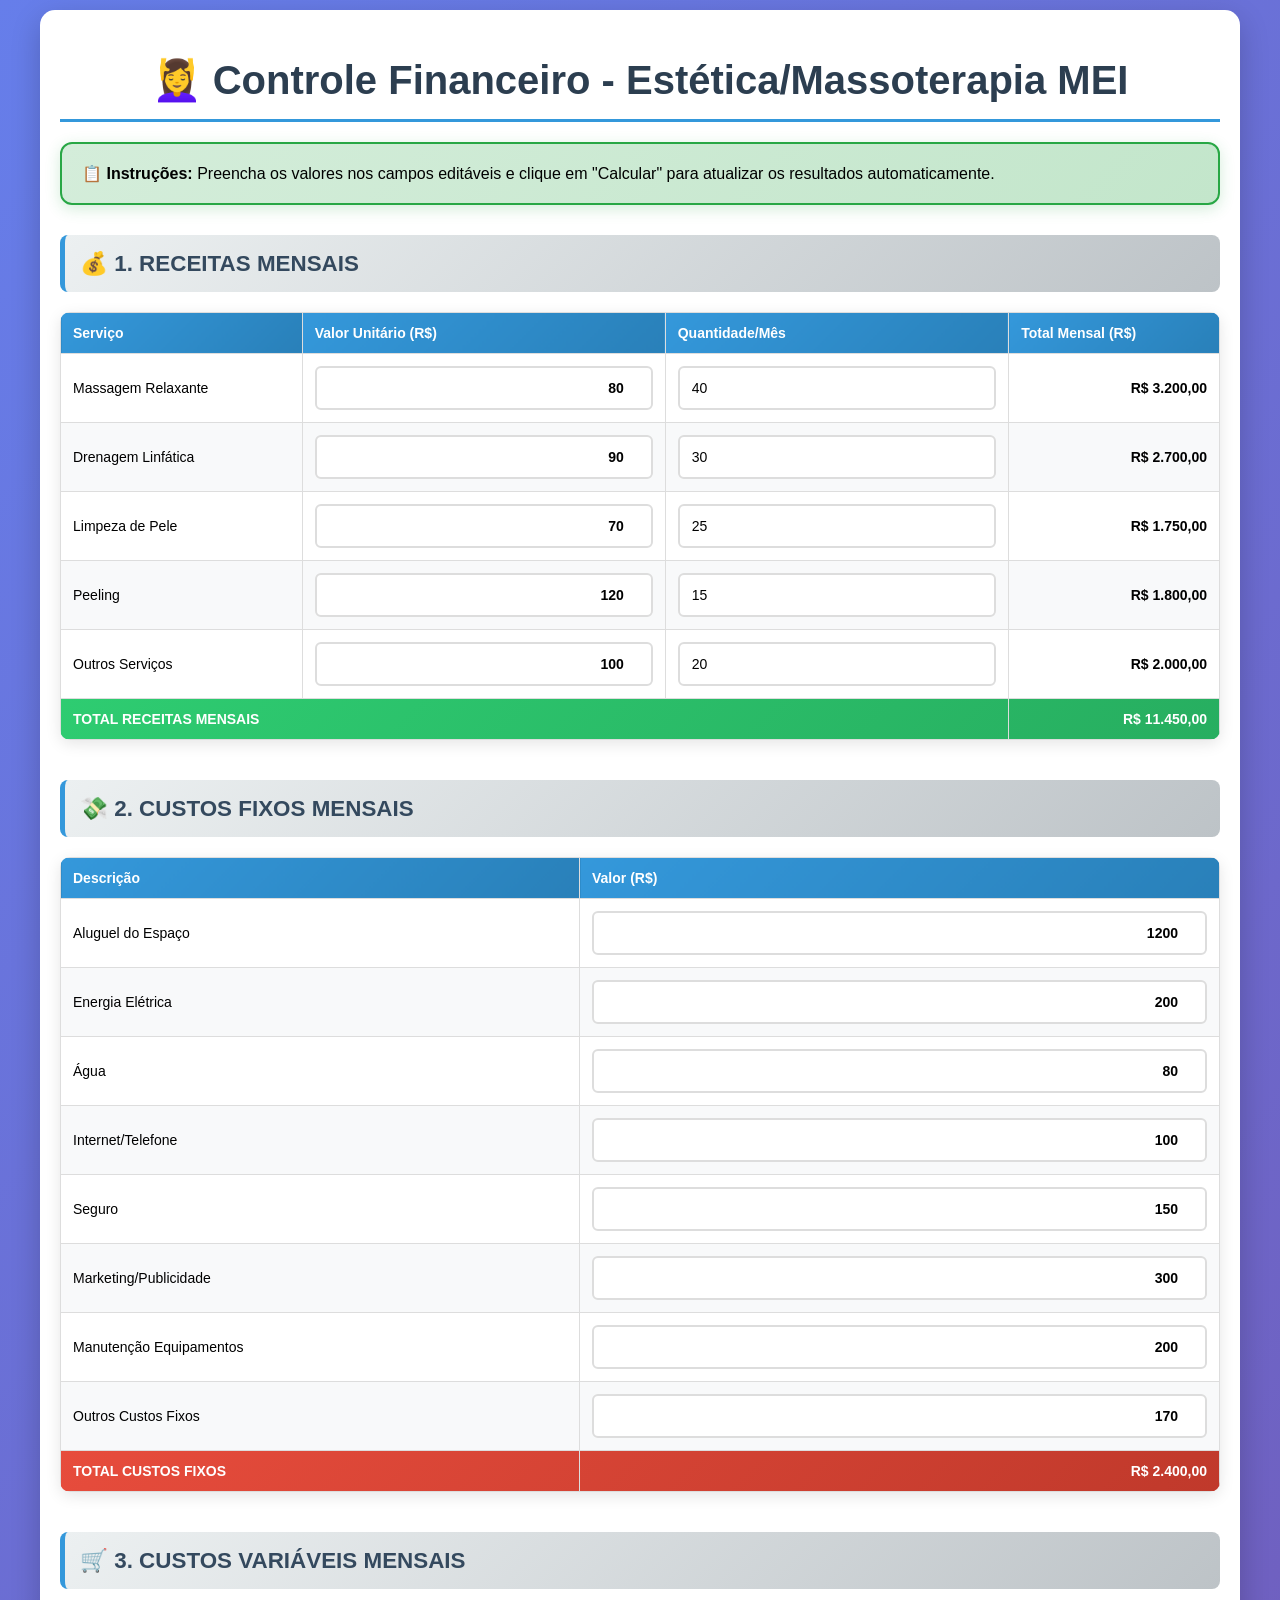
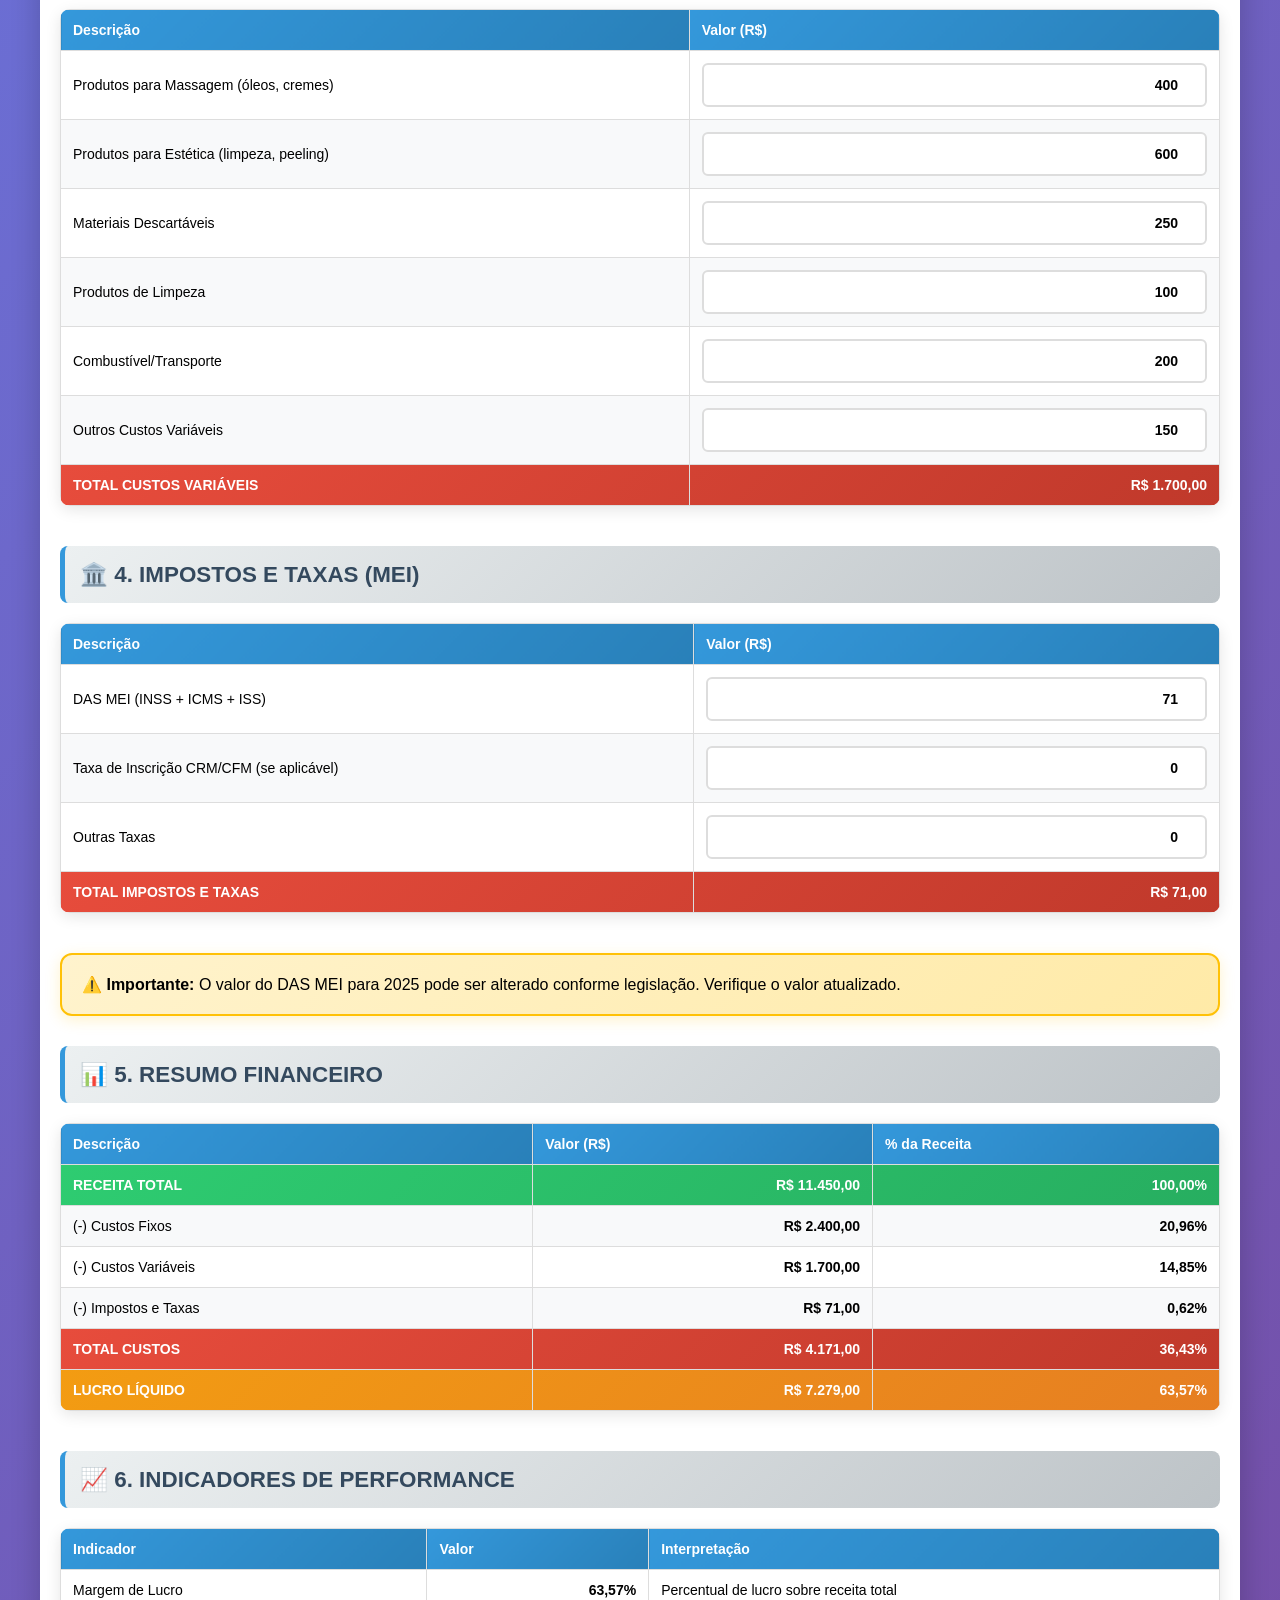
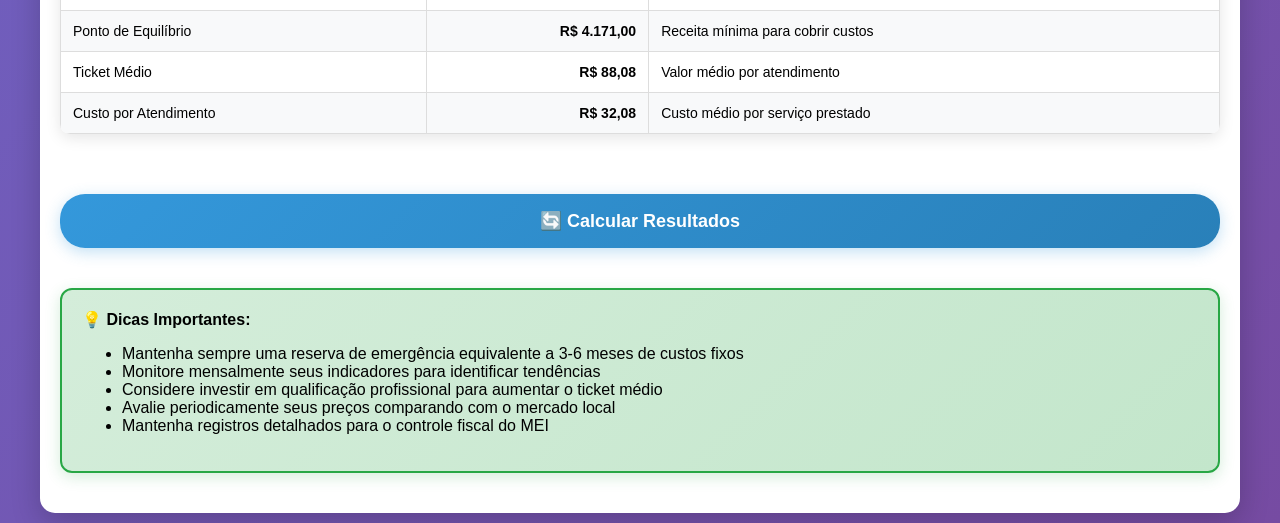
<file: index.html>
<!DOCTYPE html>
<html lang="pt-BR">
<head>
    <meta charset="UTF-8">
    <meta name="viewport" content="width=device-width, initial-scale=1.0">
    <title>Controle Financeiro - Estética/Massoterapia MEI</title>
    <link rel="stylesheet" href="estilos.css">
</head>
<body>
    <div class="container">
        <h1>💆‍♀️ Controle Financeiro - Estética/Massoterapia MEI</h1>
        <div class="info-box"> <strong>📋 Instruções:</strong> Preencha os valores nos campos editáveis e clique em "Calcular" para atualizar os resultados automaticamente. </div>
        <div class="section">
            <h2>💰 1. RECEITAS MENSAIS</h2>
            <div class="table-container">
                <table>
                    <thead>
                        <tr><th>Serviço</th><th>Valor Unitário (R$)</th><th>Quantidade/Mês</th><th>Total Mensal (R$)</th></tr>
                    </thead>
                    <tbody>
                        <tr><td>Massagem Relaxante</td><td><input type="number" class="input-field currency" id="massagem_valor" value="80" step="0.01"></td><td><input type="number" class="input-field" id="massagem_qtd" value="40"></td><td class="currency" id="massagem_total">R$ 3.200,00</td></tr>
                        <tr><td>Drenagem Linfática</td><td><input type="number" class="input-field currency" id="drenagem_valor" value="90" step="0.01"></td><td><input type="number" class="input-field" id="drenagem_qtd" value="30"></td><td class="currency" id="drenagem_total">R$ 2.700,00</td></tr>
                        <tr><td>Limpeza de Pele</td><td><input type="number" class="input-field currency" id="limpeza_valor" value="70" step="0.01"></td><td><input type="number" class="input-field" id="limpeza_qtd" value="25"></td><td class="currency" id="limpeza_total">R$ 1.750,00</td></tr>
                        <tr><td>Peeling</td><td><input type="number" class="input-field currency" id="peeling_valor" value="120" step="0.01"></td><td><input type="number" class="input-field" id="peeling_qtd" value="15"></td><td class="currency" id="peeling_total">R$ 1.800,00</td></tr>
                        <tr><td>Outros Serviços</td><td><input type="number" class="input-field currency" id="outros_valor" value="100" step="0.01"></td><td><input type="number" class="input-field" id="outros_qtd" value="20"></td><td class="currency" id="outros_total">R$ 2.000,00</td></tr>
                        <tr class="total-row"><td colspan="3"><strong>TOTAL RECEITAS MENSAIS</strong></td><td class="currency"><strong id="total_receitas">R$ 11.450,00</strong></td></tr>
                    </tbody>
                </table>
            </div>
        </div>
        <div class="section">
            <h2>💸 2. CUSTOS FIXOS MENSAIS</h2>
            <div class="table-container">
                <table>
                    <thead><tr><th>Descrição</th><th>Valor (R$)</th></tr></thead>
                    <tbody>
                        <tr><td>Aluguel do Espaço</td><td><input type="number" class="input-field currency" id="aluguel" value="1200" step="0.01"></td></tr>
                        <tr><td>Energia Elétrica</td><td><input type="number" class="input-field currency" id="energia" value="200" step="0.01"></td></tr>
                        <tr><td>Água</td><td><input type="number" class="input-field currency" id="agua" value="80" step="0.01"></td></tr>
                        <tr><td>Internet/Telefone</td><td><input type="number" class="input-field currency" id="internet" value="100" step="0.01"></td></tr>
                        <tr><td>Seguro</td><td><input type="number" class="input-field currency" id="seguro" value="150" step="0.01"></td></tr>
                        <tr><td>Marketing/Publicidade</td><td><input type="number" class="input-field currency" id="marketing" value="300" step="0.01"></td></tr>
                        <tr><td>Manutenção Equipamentos</td><td><input type="number" class="input-field currency" id="manutencao" value="200" step="0.01"></td></tr>
                        <tr><td>Outros Custos Fixos</td><td><input type="number" class="input-field currency" id="outros_fixos" value="170" step="0.01"></td></tr>
                        <tr class="cost-row"><td><strong>TOTAL CUSTOS FIXOS</strong></td><td class="currency"><strong id="total_custos_fixos">R$ 2.400,00</strong></td></tr>
                    </tbody>
                </table>
            </div>
        </div>
        <div class="section">
            <h2>🛒 3. CUSTOS VARIÁVEIS MENSAIS</h2>
            <div class="table-container">
                <table>
                    <thead><tr><th>Descrição</th><th>Valor (R$)</th></tr></thead>
                    <tbody>
                        <tr><td>Produtos para Massagem (óleos, cremes)</td><td><input type="number" class="input-field currency" id="produtos_massagem" value="400" step="0.01"></td></tr>
                        <tr><td>Produtos para Estética (limpeza, peeling)</td><td><input type="number" class="input-field currency" id="produtos_estetica" value="600" step="0.01"></td></tr>
                        <tr><td>Materiais Descartáveis</td><td><input type="number" class="input-field currency" id="descartaveis" value="250" step="0.01"></td></tr>
                        <tr><td>Produtos de Limpeza</td><td><input type="number" class="input-field currency" id="limpeza_produtos" value="100" step="0.01"></td></tr>
                        <tr><td>Combustível/Transporte</td><td><input type="number" class="input-field currency" id="transporte" value="200" step="0.01"></td></tr>
                        <tr><td>Outros Custos Variáveis</td><td><input type="number" class="input-field currency" id="outros_variaveis" value="150" step="0.01"></td></tr>
                        <tr class="cost-row"><td><strong>TOTAL CUSTOS VARIÁVEIS</strong></td><td class="currency"><strong id="total_custos_variaveis">R$ 1.700,00</strong></td></tr>
                    </tbody>
                </table>
            </div>
        </div>
        <div class="section">
            <h2>🏛️ 4. IMPOSTOS E TAXAS (MEI)</h2>
            <div class="table-container">
                <table>
                    <thead><tr><th>Descrição</th><th>Valor (R$)</th></tr></thead>
                    <tbody>
                        <tr><td>DAS MEI (INSS + ICMS + ISS)</td><td><input type="number" class="input-field currency" id="das_mei" value="71" step="0.01"></td></tr>
                        <tr><td>Taxa de Inscrição CRM/CFM (se aplicável)</td><td><input type="number" class="input-field currency" id="taxa_conselho" value="0" step="0.01"></td></tr>
                        <tr><td>Outras Taxas</td><td><input type="number" class="input-field currency" id="outras_taxas" value="0" step="0.01"></td></tr>
                        <tr class="cost-row"><td><strong>TOTAL IMPOSTOS E TAXAS</strong></td><td class="currency"><strong id="total_impostos">R$ 71,00</strong></td></tr>
                    </tbody>
                </table>
            </div>
        </div>
        <div class="warning-box"> <strong>⚠️ Importante:</strong> O valor do DAS MEI para 2025 pode ser alterado conforme legislação. Verifique o valor atualizado. </div>
        <div class="section">
            <h2>📊 5. RESUMO FINANCEIRO</h2>
            <div class="table-container">
                <table>
                    <thead><tr><th>Descrição</th><th>Valor (R$)</th><th>% da Receita</th></tr></thead>
                    <tbody>
                        <tr class="total-row"><td><strong>RECEITA TOTAL</strong></td><td class="currency"><strong id="resumo_receita">R$ 11.450,00</strong></td><td class="currency"><strong>100,00%</strong></td></tr>
                        <tr><td>(-) Custos Fixos</td><td class="currency" id="resumo_custos_fixos">R$ 2.400,00</td><td class="currency" id="perc_custos_fixos">20,96%</td></tr>
                        <tr><td>(-) Custos Variáveis</td><td class="currency" id="resumo_custos_variaveis">R$ 1.700,00</td><td class="currency" id="perc_custos_variaveis">14,85%</td></tr>
                        <tr><td>(-) Impostos e Taxas</td><td class="currency" id="resumo_impostos">R$ 71,00</td><td class="currency" id="perc_impostos">0,62%</td></tr>
                        <tr class="cost-row"><td><strong>TOTAL CUSTOS</strong></td><td class="currency"><strong id="total_custos">R$ 4.171,00</strong></td><td class="currency"><strong id="perc_total_custos">36,43%</strong></td></tr>
                        <tr class="profit-row"><td><strong>LUCRO LÍQUIDO</strong></td><td class="currency"><strong id="lucro_liquido">R$ 7.279,00</strong></td><td class="currency"><strong id="perc_lucro">63,57%</strong></td></tr>
                    </tbody>
                </table>
            </div>
        </div>
        <div class="section">
            <h2>📈 6. INDICADORES DE PERFORMANCE</h2>
            <div class="table-container">
                <table>
                    <thead><tr><th>Indicador</th><th>Valor</th><th>Interpretação</th></tr></thead>
                    <tbody>
                        <tr><td>Margem de Lucro</td><td class="currency" id="margem_lucro">63,57%</td><td>Percentual de lucro sobre receita total</td></tr>
                        <tr><td>Ponto de Equilíbrio</td><td class="currency" id="ponto_equilibrio">R$ 4.171,00</td><td>Receita mínima para cobrir custos</td></tr>
                        <tr><td>Ticket Médio</td><td class="currency" id="ticket_medio">R$ 87,69</td><td>Valor médio por atendimento</td></tr>
                        <tr><td>Custo por Atendimento</td><td class="currency" id="custo_atendimento">R$ 31,93</td><td>Custo médio por serviço prestado</td></tr>
                    </tbody>
                </table>
            </div>
        </div>
        <button class="calculate-btn" onclick="calcular()">🔄 Calcular Resultados</button>
        <div class="info-box"> <strong>💡 Dicas Importantes:</strong><ul><li>Mantenha sempre uma reserva de emergência equivalente a 3-6 meses de custos fixos</li><li>Monitore mensalmente seus indicadores para identificar tendências</li><li>Considere investir em qualificação profissional para aumentar o ticket médio</li><li>Avalie periodicamente seus preços comparando com o mercado local</li><li>Mantenha registros detalhados para o controle fiscal do MEI</li></ul></div>
    </div>
    <script src="script.js"></script>
</body>
</html>
</file>
<file: estilos.css>
* { box-sizing: border-box; }
body { font-family: -apple-system, BlinkMacSystemFont, 'Segoe UI', Roboto, sans-serif; margin: 0; padding: 10px; background: linear-gradient(135deg, #667eea 0%, #764ba2 100%); min-height: 100vh; }
.container { max-width: 1200px; margin: 0 auto; background: white; padding: 20px; border-radius: 15px; box-shadow: 0 10px 30px rgba(0,0,0,0.2); }
h1 { color: #2c3e50; text-align: center; border-bottom: 3px solid #3498db; padding-bottom: 15px; margin-bottom: 20px; font-size: clamp(1.5rem, 4vw, 2.5rem); }
h2 { color: #34495e; margin-top: 30px; padding: 15px; background: linear-gradient(135deg, #ecf0f1, #bdc3c7); border-left: 5px solid #3498db; border-radius: 8px; font-size: clamp(1.1rem, 3vw, 1.4rem); }
.table-container { overflow-x: auto; margin: 20px 0; border-radius: 10px; box-shadow: 0 4px 15px rgba(0,0,0,0.1); }
table { width: 100%; border-collapse: collapse; font-size: clamp(12px, 2.5vw, 14px); min-width: 300px; }
th, td { border: 1px solid #ddd; padding: clamp(8px, 2vw, 12px); text-align: left; word-wrap: break-word; }
th { background: linear-gradient(135deg, #3498db, #2980b9); color: white; font-weight: bold; position: sticky; top: 0; z-index: 10; }
tr:nth-child(even) { background-color: #f8f9fa; }
tr:hover { background-color: #e3f2fd; transition: background-color 0.3s ease; }
.input-field { width: 100%; padding: clamp(8px, 2vw, 12px); border: 2px solid #ddd; border-radius: 6px; font-size: clamp(12px, 2.5vw, 14px); transition: border-color 0.3s ease; background: white; }
.input-field:focus { outline: none; border-color: #3498db; box-shadow: 0 0 10px rgba(52, 152, 219, 0.3); }
.currency { text-align: right; font-weight: 600; }
.total-row { background: linear-gradient(135deg, #2ecc71, #27ae60) !important; color: white; font-weight: bold; }
.cost-row { background: linear-gradient(135deg, #e74c3c, #c0392b) !important; color: white; font-weight: bold; }
.profit-row { background: linear-gradient(135deg, #f39c12, #e67e22) !important; color: white; font-weight: bold; }
.section { margin-bottom: 40px; }
.info-box { background: linear-gradient(135deg, #d4edda, #c3e6cb); border: 2px solid #28a745; border-radius: 12px; padding: clamp(15px, 4vw, 20px); margin: 20px 0; box-shadow: 0 4px 15px rgba(40, 167, 69, 0.2); }
.warning-box { background: linear-gradient(135deg, #fff3cd, #ffeaa7); border: 2px solid #ffc107; border-radius: 12px; padding: clamp(15px, 4vw, 20px); margin: 20px 0; box-shadow: 0 4px 15px rgba(255, 193, 7, 0.2); }
.calculate-btn { background: linear-gradient(135deg, #3498db, #2980b9); color: white; padding: clamp(12px, 3vw, 16px) clamp(20px, 5vw, 30px); border: none; border-radius: 25px; cursor: pointer; font-size: clamp(14px, 3vw, 18px); font-weight: bold; margin: 20px 0; width: 100%; transition: all 0.3s ease; box-shadow: 0 4px 15px rgba(52, 152, 219, 0.3); }
.calculate-btn:hover { background: linear-gradient(135deg, #2980b9, #1f618d); transform: translateY(-2px); box-shadow: 0 6px 20px rgba(52, 152, 219, 0.4); }
.calculate-btn:active { transform: translateY(0); }
@media (max-width: 768px) {
    body { padding: 5px; }
    .container { padding: 15px; border-radius: 10px; }
    h1 { font-size: 1.8rem; padding-bottom: 10px; }
    h2 { font-size: 1.3rem; padding: 12px; margin-top: 25px; }
    .input-field { font-size: 16px; padding: 12px; }
    .info-box, .warning-box { padding: 15px; margin: 15px 0; }
    .info-box ul, .warning-box ul { padding-left: 20px; }
    .info-box li, .warning-box li { margin-bottom: 8px; line-height: 1.4; }
    table { font-size: 13px; }
    th, td { padding: 10px 8px; }
}
@media (min-width: 769px) and (max-width: 1024px) {
    .container { padding: 25px; }
    table { font-size: 13px; }
    th, td { padding: 10px; }
}
html { scroll-behavior: smooth; }
.calculate-btn.loading { background: #bdc3c7; cursor: not-allowed; }
.calculate-btn.loading:after { content: ""; display: inline-block; width: 16px; height: 16px; border: 2px solid #fff; border-radius: 50%; border-top-color: transparent; animation: spin 1s ease-in-out infinite; margin-left: 10px; }
@keyframes spin { to { transform: rotate(360deg); } }
@media (prefers-reduced-motion: reduce) { * { animation-duration: 0.01ms !important; animation-iteration-count: 1 !important; transition-duration: 0.01ms !important; } }
</file>
